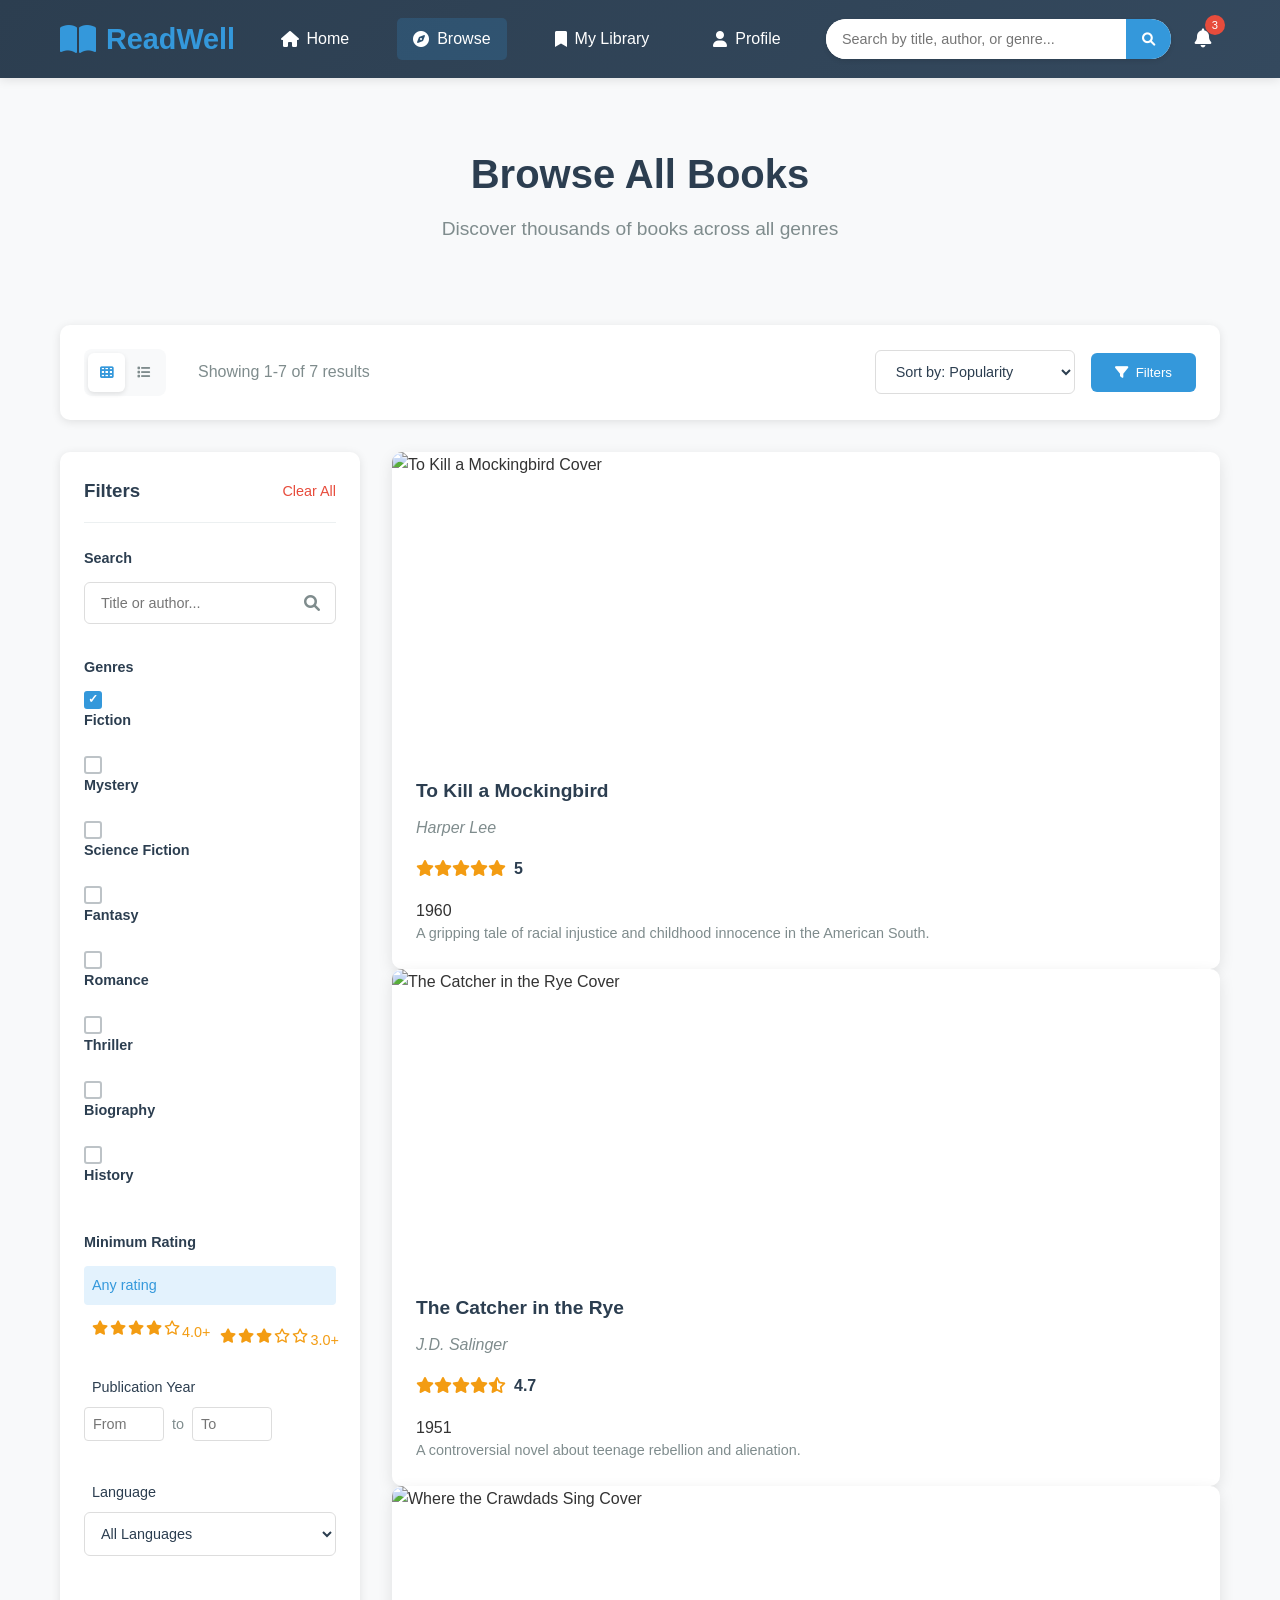
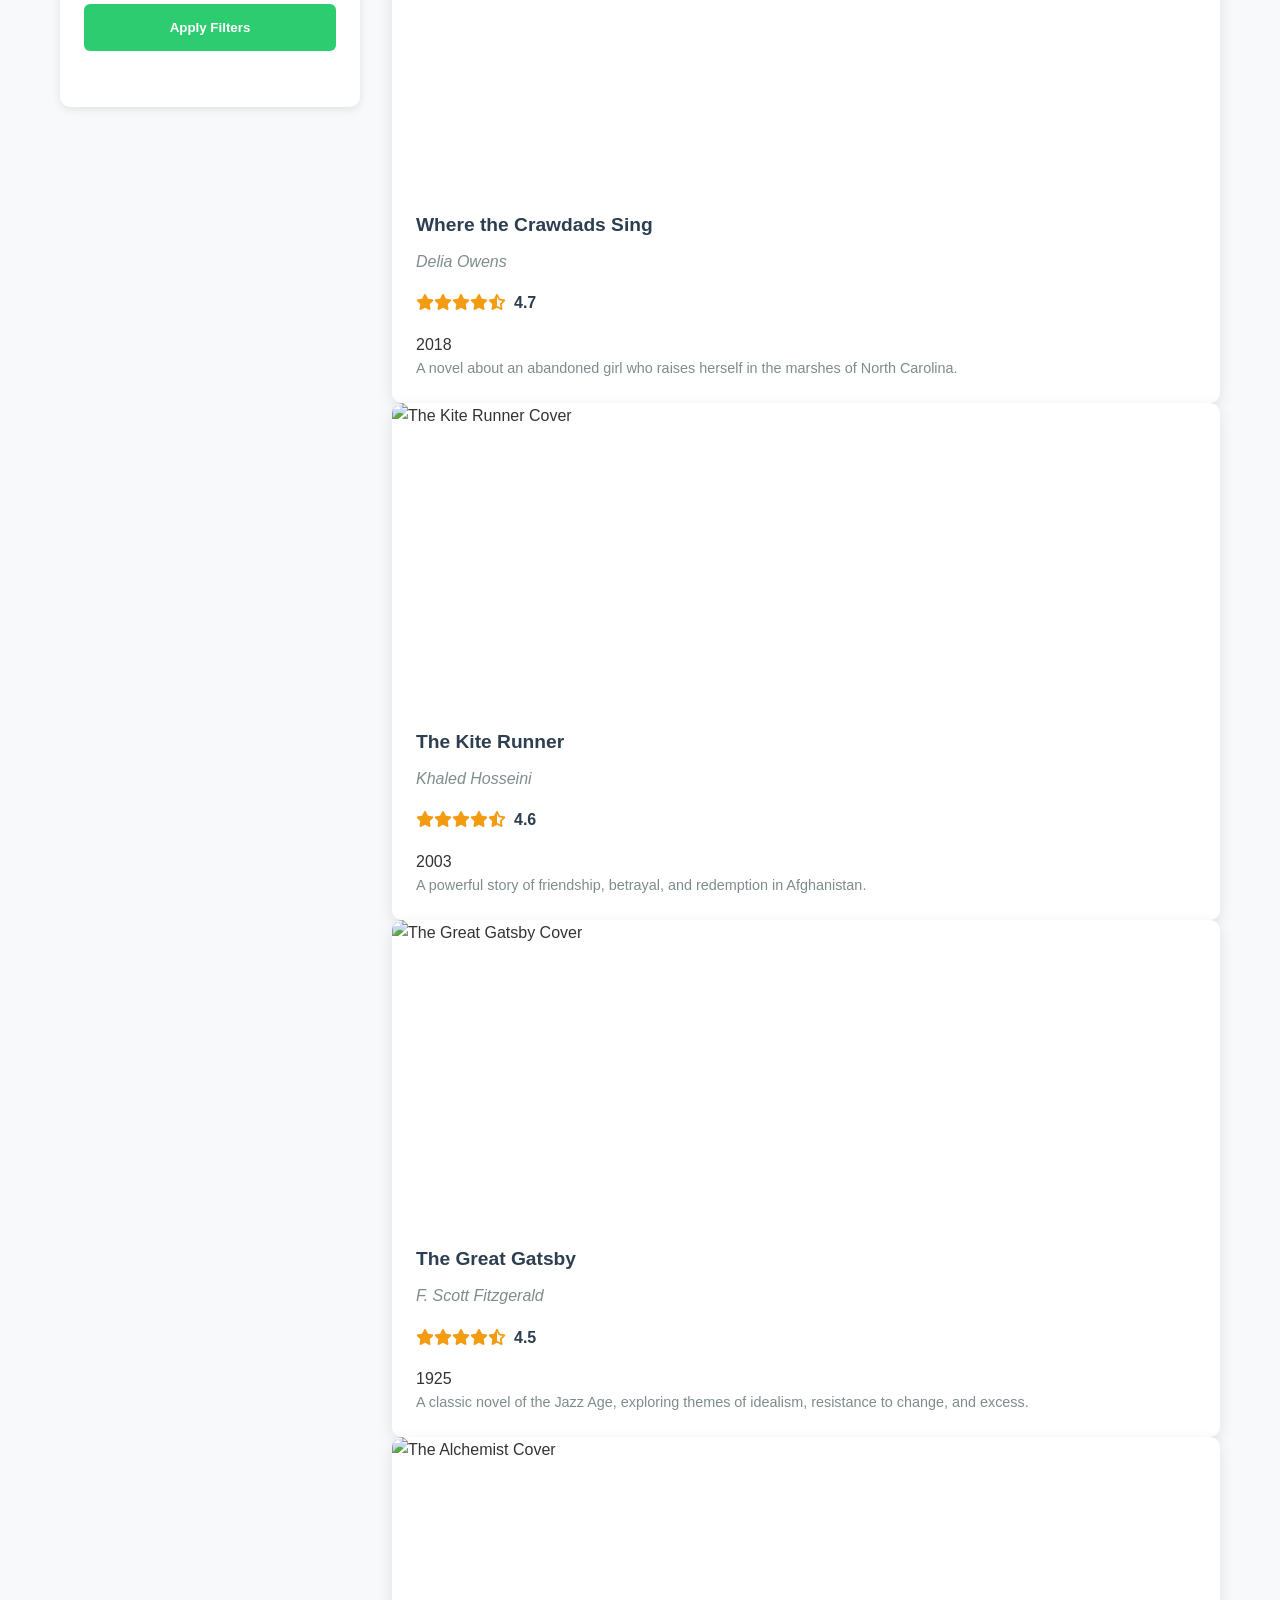
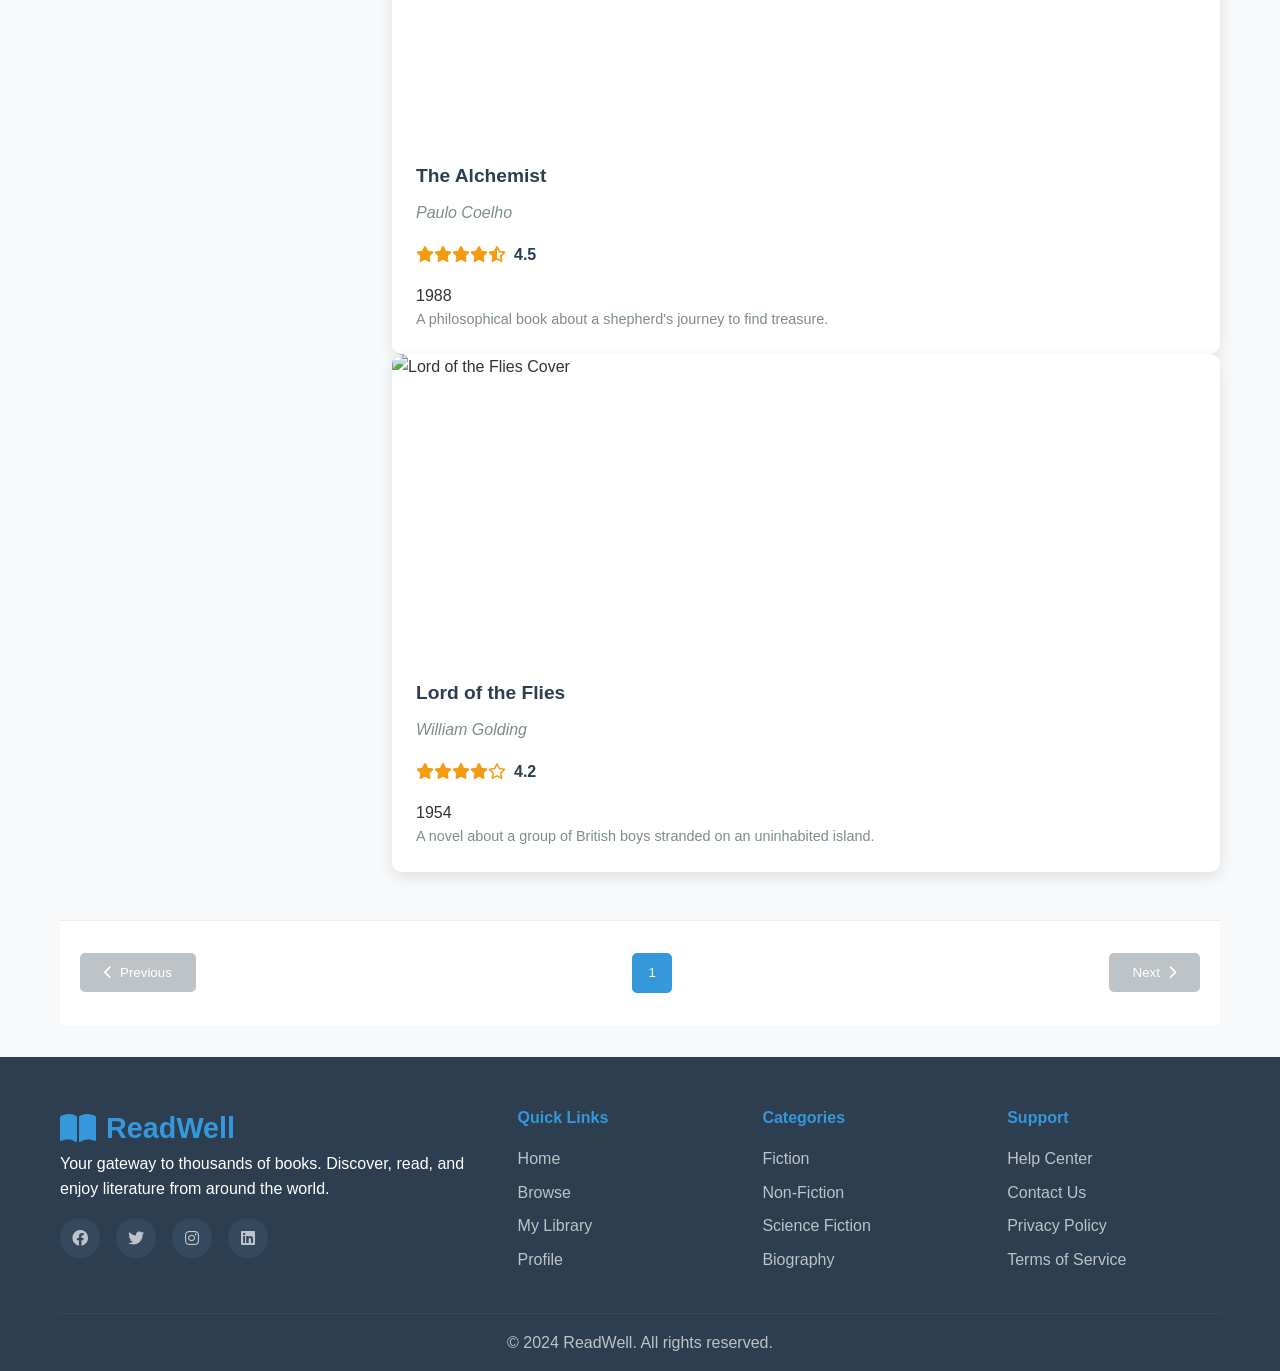
<file: browse.html>
<!DOCTYPE html>
<html lang="en">
<head>
    <meta charset="UTF-8">
    <meta name="viewport" content="width=device-width, initial-scale=1.0">
    <title>Browse Books - ReadWell</title>
    <link rel="stylesheet" href="styles.css">
    <link rel="stylesheet" href="browse.css">
    <link href="https://cdnjs.cloudflare.com/ajax/libs/font-awesome/6.0.0/css/all.min.css" rel="stylesheet">
</head>
<body>
    <!-- Header -->
    <header class="header">
        <div class="container">
            <div class="logo">
                <i class="fas fa-book-open"></i>
                <span>ReadWell</span>
            </div>
            
            <nav class="main-nav">
                <ul>
                    <li><a href="index.html"><i class="fas fa-home"></i> Home</a></li>
                    <li><a href="browse.html" class="active"><i class="fas fa-compass"></i> Browse</a></li>
                    <li><a href="#"><i class="fas fa-bookmark"></i> My Library</a></li>
                    <li><a href="#"><i class="fas fa-user"></i> Profile</a></li>
                </ul>
            </nav>

            <div class="header-actions">
                <div class="search-bar">
                    <input type="text" id="globalSearch" placeholder="Search by title, author, or genre...">
                    <button onclick="performSearch()"><i class="fas fa-search"></i></button>
                </div>
                <button class="btn-notification">
                    <i class="fas fa-bell"></i>
                    <span class="notification-badge">3</span>
                </button>
            </div>
        </div>
    </header>

    <!-- Main Content -->
    <main class="main-content">
        <div class="container">
            <!-- Page Header -->
            <div class="page-header">
                <h1>Browse All Books</h1>
                <p>Discover thousands of books across all genres</p>
            </div>

            <!-- Browse Controls -->
            <div class="browse-controls">
                <div class="controls-left">
                    <div class="view-toggle">
                        <button class="view-btn active" data-view="grid">
                            <i class="fas fa-th"></i>
                        </button>
                        <button class="view-btn" data-view="list">
                            <i class="fas fa-list"></i>
                        </button>
                    </div>
                    <div class="results-count">
                        Showing <span id="resultsCount">24</span> results
                    </div>
                </div>
                
                <div class="controls-right">
                    <div class="sort-dropdown">
                        <select id="sortSelect">
                            <option value="popularity">Sort by: Popularity</option>
                            <option value="newest">Newest First</option>
                            <option value="oldest">Oldest First</option>
                            <option value="rating">Highest Rated</option>
                            <option value="title">Title A-Z</option>
                            <option value="author">Author A-Z</option>
                        </select>
                    </div>
                    <button class="btn-filter" id="filterToggle">
                        <i class="fas fa-filter"></i>
                        Filters
                    </button>
                </div>
            </div>

            <div class="browse-content">
                <!-- Filters Sidebar -->
                <aside class="filters-sidebar" id="filtersSidebar">
                    <div class="filters-header">
                        <h3>Filters</h3>
                        <button class="btn-clear" onclick="clearAllFilters()">Clear All</button>
                    </div>

                    <!-- Search Filter -->
                    <div class="filter-group">
                        <label for="searchFilter">Search</label>
                        <div class="search-filter">
                            <input type="text" id="searchFilter" placeholder="Title or author...">
                            <i class="fas fa-search"></i>
                        </div>
                    </div>

                    <!-- Genre Filter -->
                    <div class="filter-group">
                        <label>Genres</label>
                        <div class="checkbox-group">
                            <label class="checkbox">
                                <input type="checkbox" value="fiction" checked>
                                <span class="checkmark"></span>
                                Fiction
                            </label>
                            <label class="checkbox">
                                <input type="checkbox" value="mystery">
                                <span class="checkmark"></span>
                                Mystery
                            </label>
                            <label class="checkbox">
                                <input type="checkbox" value="scifi">
                                <span class="checkmark"></span>
                                Science Fiction
                            </label>
                            <label class="checkbox">
                                <input type="checkbox" value="fantasy">
                                <span class="checkmark"></span>
                                Fantasy
                            </label>
                            <label class="checkbox">
                                <input type="checkbox" value="romance">
                                <span class="checkmark"></span>
                                Romance
                            </label>
                            <label class="checkbox">
                                <input type="checkbox" value="thriller">
                                <span class="checkmark"></span>
                                Thriller
                            </label>
                            <label class="checkbox">
                                <input type="checkbox" value="biography">
                                <span class="checkmark"></span>
                                Biography
                            </label>
                            <label class="checkbox">
                                <input type="checkbox" value="history">
                                <span class="checkmark"></span>
                                History
                            </label>
                        </div>
                    </div>

                    <!-- Rating Filter -->
                    <div class="filter-group">
                        <label>Minimum Rating</label>
                        <div class="rating-filter">
                            <div class="stars-selector">
                                <input type="radio" name="rating" id="rating0" value="0" checked>
                                <label for="rating0">Any rating</label>
                                
                                <input type="radio" name="rating" id="rating4" value="4">
                                <label for="rating4">
                                    <div class="stars">
                                        <i class="fas fa-star"></i>
                                        <i class="fas fa-star"></i>
                                        <i class="fas fa-star"></i>
                                        <i class="fas fa-star"></i>
                                        <i class="far fa-star"></i>
                                    4.0+</label>
                                </label>
                                
                                <input type="radio" name="rating" id="rating3" value="3">
                                <label for="rating3">
                                    <div class="stars">
                                        <i class="fas fa-star"></i>
                                        <i class="fas fa-star"></i>
                                        <i class="fas fa-star"></i>
                                        <i class="far fa-star"></i>
                                        <i class="far fa-star"></i>
                                    3.0+</label>
                                </label>
                            </div>
                        </div>
                    </div>

                    <!-- Year Filter -->
                    <div class="filter-group">
                        <label>Publication Year</label>
                        <div class="range-inputs">
                            <input type="number" id="yearFrom" placeholder="From" min="1900" max="2024">
                            <span>to</span>
                            <input type="number" id="yearTo" placeholder="To" min="1900" max="2024">
                        </div>
                    </div>

                    <!-- Language Filter -->
                    <div class="filter-group">
                        <label>Language</label>
                        <select id="languageSelect">
                            <option value="all">All Languages</option>
                            <option value="english">English</option>
                            <option value="spanish">Spanish</option>
                            <option value="french">French</option>
                            <option value="german">German</option>
                        </select>
                    </div>

                    <button class="btn-apply-filters" onclick="applyFilters()">
                        Apply Filters
                    </button>
                </aside>

                <!-- Books Grid -->
                <section class="books-results">
                    <div class="books-container grid-view" id="booksContainer">
                        <!-- Books will be dynamically loaded here -->
                    </div>

                    <!-- Loading State -->
                    <div class="loading-state" id="loadingState">
                        <div class="loading-spinner"></div>
                        <p>Loading books...</p>
                    </div>

                    <!-- No Results State -->
                    <div class="no-results" id="noResults" style="display: none;">
                        <i class="fas fa-search"></i>
                        <h3>No books found</h3>
                        <p>Try adjusting your filters or search terms</p>
                        <button class="btn btn-primary" onclick="clearAllFilters()">
                            Clear All Filters
                        </button>
                    </div>
                </section>
            </div>

            <!-- Pagination -->
<div class="pagination">
    <div class="container">
        <button class="pagination-btn disabled" id="prevPage">
            <i class="fas fa-chevron-left"></i>
            Previous
        </button>
        <div class="pagination-numbers" id="paginationNumbers">
            <!-- Pagination numbers will be generated here -->
        </div>
        <button class="pagination-btn" id="nextPage">
            Next
            <i class="fas fa-chevron-right"></i>
        </button>
    </div>
</div>
        </div>
    </main>

    <!-- Footer -->
    <footer class="footer">
        <div class="container">
            <div class="footer-content">
                <div class="footer-section">
                    <div class="logo">
                        <i class="fas fa-book-open"></i>
                        <span>ReadWell</span>
                    </div>
                    <p>Your gateway to thousands of books. Discover, read, and enjoy literature from around the world.</p>
                    <div class="social-links">
                        <a href="#"><i class="fab fa-facebook"></i></a>
                        <a href="#"><i class="fab fa-twitter"></i></a>
                        <a href="#"><i class="fab fa-instagram"></i></a>
                        <a href="#"><i class="fab fa-linkedin"></i></a>
                    </div>
                </div>
                
                <div class="footer-section">
                    <h4>Quick Links</h4>
                    <ul>
                        <li><a href="index.html">Home</a></li>
                        <li><a href="browse.html">Browse</a></li>
                        <li><a href="#">My Library</a></li>
                        <li><a href="#">Profile</a></li>
                    </ul>
                </div>
                
                <div class="footer-section">
                    <h4>Categories</h4>
                    <ul>
                        <li><a href="#">Fiction</a></li>
                        <li><a href="#">Non-Fiction</a></li>
                        <li><a href="#">Science Fiction</a></li>
                        <li><a href="#">Biography</a></li>
                    </ul>
                </div>
                
                <div class="footer-section">
                    <h4>Support</h4>
                    <ul>
                        <li><a href="#">Help Center</a></li>
                        <li><a href="#">Contact Us</a></li>
                        <li><a href="#">Privacy Policy</a></li>
                        <li><a href="#">Terms of Service</a></li>
                    </ul>
                </div>
            </div>
            
            <div class="footer-bottom">
                <p>&copy; 2024 ReadWell. All rights reserved.</p>
            </div>
        </div>
    </footer>

    <script src="browse.js"></script>
</body>
</html>
</file>
<file: styles.css>
/* Reset and Base Styles */
* {
    margin: 0;
    padding: 0;
    box-sizing: border-box;
}

body {
    font-family: 'Segoe UI', Tahoma, Geneva, Verdana, sans-serif;
    line-height: 1.6;
    color: #333;
    background-color: #f8f9fa;
}

.container {
    max-width: 1200px;
    margin: 0 auto;
    padding: 0 20px;
}

/* Header Styles */
.header {
    background: linear-gradient(135deg, #2c3e50, #34495e);
    color: white;
    padding: 1rem 0;
    box-shadow: 0 2px 10px rgba(0,0,0,0.1);
    position: sticky;
    top: 0;
    z-index: 1000;
}

.header .container {
    display: flex;
    justify-content: space-between;
    align-items: center;
}

.logo {
    display: flex;
    align-items: center;
    gap: 10px;
    font-size: 1.8rem;
    font-weight: bold;
    color: #3498db;
}

.logo i {
    font-size: 2rem;
}

.main-nav ul {
    display: flex;
    list-style: none;
    gap: 2rem;
}

.main-nav a {
    color: white;
    text-decoration: none;
    padding: 0.5rem 1rem;
    border-radius: 5px;
    transition: background-color 0.3s ease;
    display: flex;
    align-items: center;
    gap: 0.5rem;
}

.main-nav a:hover,
.main-nav a.active {
    background-color: rgba(52, 152, 219, 0.2);
}

.header-actions {
    display: flex;
    align-items: center;
    gap: 1rem;
}

.search-bar {
    display: flex;
    background: white;
    border-radius: 25px;
    overflow: hidden;
    box-shadow: 0 2px 5px rgba(0,0,0,0.1);
}

.search-bar input {
    border: none;
    padding: 0.75rem 1rem;
    width: 300px;
    outline: none;
    font-size: 0.9rem;
}

.search-bar button {
    background: #3498db;
    border: none;
    color: white;
    padding: 0.75rem 1rem;
    cursor: pointer;
    transition: background-color 0.3s ease;
}

.search-bar button:hover {
    background: #2980b9;
}

.btn-notification {
    background: none;
    border: none;
    color: white;
    font-size: 1.2rem;
    cursor: pointer;
    position: relative;
    padding: 0.5rem;
    border-radius: 50%;
    transition: background-color 0.3s ease;
}

.btn-notification:hover {
    background-color: rgba(255,255,255,0.1);
}

.notification-badge {
    position: absolute;
    top: -5px;
    right: -5px;
    background: #e74c3c;
    color: white;
    border-radius: 50%;
    width: 20px;
    height: 20px;
    font-size: 0.7rem;
    display: flex;
    align-items: center;
    justify-content: center;
}

/* Main Content Styles */
.main-content {
    padding: 2rem 0;
}

/* Hero Section */
.hero {
    display: grid;
    grid-template-columns: 1fr 1fr;
    gap: 3rem;
    align-items: center;
    margin-bottom: 4rem;
    padding: 2rem 0;
}

.hero-content h1 {
    font-size: 3rem;
    margin-bottom: 1rem;
    color: #2c3e50;
    line-height: 1.2;
}

.hero-content p {
    font-size: 1.2rem;
    margin-bottom: 2rem;
    color: #7f8c8d;
}

.hero-actions {
    display: flex;
    gap: 1rem;
}

.btn {
    padding: 0.75rem 2rem;
    border: none;
    border-radius: 25px;
    font-size: 1rem;
    font-weight: 600;
    cursor: pointer;
    transition: all 0.3s ease;
    display: flex;
    align-items: center;
    gap: 0.5rem;
}

.btn-primary {
    background: linear-gradient(135deg, #3498db, #2980b9);
    color: white;
}

.btn-primary:hover {
    transform: translateY(-2px);
    box-shadow: 0 5px 15px rgba(52, 152, 219, 0.4);
}

.btn-secondary {
    background: white;
    color: #3498db;
    border: 2px solid #3498db;
}

.btn-secondary:hover {
    background: #3498db;
    color: white;
}

.hero-image {
    display: flex;
    justify-content: center;
    align-items: center;
}

.book-stack {
    position: relative;
    width: 200px;
    height: 250px;
}

.book {
    position: absolute;
    width: 160px;
    height: 200px;
    border-radius: 5px;
    box-shadow: 0 5px 15px rgba(0,0,0,0.2);
}

.book-1 {
    background: linear-gradient(45deg, #e74c3c, #c0392b);
    transform: rotate(-5deg);
    z-index: 3;
}

.book-2 {
    background: linear-gradient(45deg, #3498db, #2980b9);
    transform: rotate(0deg);
    left: 20px;
    z-index: 2;
}

.book-3 {
    background: linear-gradient(45deg, #2ecc71, #27ae60);
    transform: rotate(5deg);
    left: 40px;
    z-index: 1;
}

/* Section Styles */
.section-header {
    display: flex;
    justify-content: space-between;
    align-items: center;
    margin-bottom: 2rem;
}

.section-header h2 {
    font-size: 2rem;
    color: #2c3e50;
}

.view-all {
    color: #3498db;
    text-decoration: none;
    font-weight: 600;
    display: flex;
    align-items: center;
    gap: 0.5rem;
    transition: color 0.3s ease;
}

.view-all:hover {
    color: #2980b9;
}

/* Books Grid */
.books-grid {
    display: grid;
    grid-template-columns: repeat(auto-fit, minmax(280px, 1fr));
    gap: 2rem;
    margin-bottom: 3rem;
}

.book-card {
    background: white;
    border-radius: 10px;
    overflow: hidden;
    box-shadow: 0 5px 15px rgba(0,0,0,0.1);
    transition: transform 0.3s ease, box-shadow 0.3s ease;
}

.book-card:hover {
    transform: translateY(-5px);
    box-shadow: 0 10px 25px rgba(0,0,0,0.15);
}

.book-cover {
    position: relative;
    height: 300px;
    overflow: hidden;
}

.book-cover img {
    width: 100%;
    height: 100%;
    object-fit: cover;
    transition: transform 0.3s ease;
}

.book-card:hover .book-cover img {
    transform: scale(1.05);
}

.book-overlay {
    position: absolute;
    top: 0;
    left: 0;
    right: 0;
    bottom: 0;
    background: rgba(0,0,0,0.7);
    display: flex;
    flex-direction: column;
    justify-content: center;
    align-items: center;
    gap: 1rem;
    opacity: 0;
    transition: opacity 0.3s ease;
}

.book-card:hover .book-overlay {
    opacity: 1;
}

.btn-icon {
    background: white;
    border: none;
    width: 40px;
    height: 40px;
    border-radius: 50%;
    display: flex;
    align-items: center;
    justify-content: center;
    cursor: pointer;
    transition: transform 0.3s ease;
}

.btn-icon:hover {
    transform: scale(1.1);
}

.btn-read {
    background: #3498db;
    color: white;
    border: none;
    padding: 0.75rem 1.5rem;
    border-radius: 25px;
    font-weight: 600;
    cursor: pointer;
    transition: background-color 0.3s ease;
}

.btn-read:hover {
    background: #2980b9;
}

.book-info {
    padding: 1.5rem;
}

.book-info h3 {
    font-size: 1.2rem;
    margin-bottom: 0.5rem;
    color: #2c3e50;
}

.author {
    color: #7f8c8d;
    margin-bottom: 1rem;
    font-style: italic;
}

.rating {
    display: flex;
    align-items: center;
    gap: 0.5rem;
    margin-bottom: 1rem;
}

.stars {
    color: #f39c12;
}

.rating-value {
    font-weight: 600;
    color: #2c3e50;
}

.book-description {
    color: #7f8c8d;
    font-size: 0.9rem;
    line-height: 1.5;
}

/* Categories Section */
.categories-section {
    margin-bottom: 4rem;
}

.categories-grid {
    display: grid;
    grid-template-columns: repeat(auto-fit, minmax(200px, 1fr));
    gap: 1.5rem;
}

.category-card {
    background: white;
    padding: 2rem;
    border-radius: 10px;
    text-align: center;
    box-shadow: 0 5px 15px rgba(0,0,0,0.1);
    transition: transform 0.3s ease, box-shadow 0.3s ease;
    cursor: pointer;
}

.category-card:hover {
    transform: translateY(-5px);
    box-shadow: 0 10px 25px rgba(0,0,0,0.15);
}

.category-card i {
    font-size: 2.5rem;
    color: #3498db;
    margin-bottom: 1rem;
}

.category-card h3 {
    font-size: 1.2rem;
    margin-bottom: 0.5rem;
    color: #2c3e50;
}

.category-card p {
    color: #7f8c8d;
    font-size: 0.9rem;
}

/* Pagination */
.pagination {
    background: white;
    padding: 2rem 0;
    margin-top: 2rem;
    border-top: 1px solid #ecf0f1;
}

.pagination .container {
    display: flex;
    justify-content: space-between;
    align-items: center;
}

.pagination-btn {
    background: #3498db;
    color: white;
    border: none;
    padding: 0.75rem 1.5rem;
    border-radius: 5px;
    cursor: pointer;
    display: flex;
    align-items: center;
    gap: 0.5rem;
    transition: background-color 0.3s ease;
}

.pagination-btn:hover:not(.disabled) {
    background: #2980b9;
}

.pagination-btn.disabled {
    background: #bdc3c7;
    cursor: not-allowed;
}

.pagination-numbers {
    display: flex;
    gap: 0.5rem;
}

.pagination-number {
    background: white;
    border: 1px solid #bdc3c7;
    color: #2c3e50;
    width: 40px;
    height: 40px;
    border-radius: 5px;
    cursor: pointer;
    transition: all 0.3s ease;
}

.pagination-number:hover,
.pagination-number.active {
    background: #3498db;
    color: white;
    border-color: #3498db;
}

/* Footer */
.footer {
    background: #2c3e50;
    color: white;
    padding: 3rem 0 1rem;
}

.footer-content {
    display: grid;
    grid-template-columns: 2fr 1fr 1fr 1fr;
    gap: 2rem;
    margin-bottom: 2rem;
}

.footer-section h4 {
    margin-bottom: 1rem;
    color: #3498db;
}

.footer-section ul {
    list-style: none;
}

.footer-section ul li {
    margin-bottom: 0.5rem;
}

.footer-section a {
    color: #bdc3c7;
    text-decoration: none;
    transition: color 0.3s ease;
}

.footer-section a:hover {
    color: #3498db;
}

.social-links {
    display: flex;
    gap: 1rem;
    margin-top: 1rem;
}

.social-links a {
    display: flex;
    align-items: center;
    justify-content: center;
    width: 40px;
    height: 40px;
    background: #34495e;
    border-radius: 50%;
    transition: background-color 0.3s ease;
}

.social-links a:hover {
    background: #3498db;
}

.footer-bottom {
    border-top: 1px solid #34495e;
    padding-top: 1rem;
    text-align: center;
    color: #bdc3c7;
}

/* Responsive Design */
@media (max-width: 768px) {
    .header .container {
        flex-direction: column;
        gap: 1rem;
    }

    .main-nav ul {
        gap: 1rem;
    }

    .search-bar input {
        width: 200px;
    }

    .hero {
        grid-template-columns: 1fr;
        text-align: center;
    }

    .hero-content h1 {
        font-size: 2rem;
    }

    .books-grid {
        grid-template-columns: repeat(auto-fit, minmax(250px, 1fr));
    }

    .categories-grid {
        grid-template-columns: repeat(2, 1fr);
    }

    .footer-content {
        grid-template-columns: 1fr;
    }

    .pagination .container {
        flex-direction: column;
        gap: 1rem;
    }
}

/* HCI Principles Compliance */
/* Consistency: Consistent colors, spacing, and component styles throughout */
/* Feedback: Hover effects, transitions, and visual feedback for all interactions */
/* Visibility: Clear hierarchy, readable typography, and intuitive navigation */
/* Error Prevention: Proper form elements and clear action buttons */
/* Flexibility: Responsive design for all device sizes */
/* Accessibility: Sufficient color contrast, focus states, and semantic HTML */
</file>
<file: browse.css>
/* Browse Page Specific Styles */

/* Page Header */
.page-header {
    text-align: center;
    margin-bottom: 3rem;
    padding: 2rem 0;
}

.page-header h1 {
    font-size: 2.5rem;
    color: #2c3e50;
    margin-bottom: 0.5rem;
}

.page-header p {
    font-size: 1.2rem;
    color: #7f8c8d;
}

/* Browse Controls */
.browse-controls {
    display: flex;
    justify-content: space-between;
    align-items: center;
    margin-bottom: 2rem;
    padding: 1.5rem;
    background: white;
    border-radius: 10px;
    box-shadow: 0 2px 10px rgba(0,0,0,0.1);
}

.controls-left {
    display: flex;
    align-items: center;
    gap: 2rem;
}

.view-toggle {
    display: flex;
    background: #f8f9fa;
    border-radius: 8px;
    padding: 4px;
}

.view-btn {
    background: none;
    border: none;
    padding: 0.75rem;
    border-radius: 6px;
    cursor: pointer;
    color: #7f8c8d;
    transition: all 0.3s ease;
}

.view-btn.active {
    background: white;
    color: #3498db;
    box-shadow: 0 2px 5px rgba(0,0,0,0.1);
}

.view-btn:hover:not(.active) {
    color: #3498db;
}

.results-count {
    color: #7f8c8d;
    font-weight: 500;
}

.controls-right {
    display: flex;
    align-items: center;
    gap: 1rem;
}

.sort-dropdown select {
    padding: 0.75rem 1rem;
    border: 1px solid #ddd;
    border-radius: 6px;
    background: white;
    color: #2c3e50;
    font-size: 0.9rem;
    cursor: pointer;
    min-width: 200px;
}

.btn-filter {
    background: #3498db;
    color: white;
    border: none;
    padding: 0.75rem 1.5rem;
    border-radius: 6px;
    cursor: pointer;
    display: flex;
    align-items: center;
    gap: 0.5rem;
    font-weight: 500;
    transition: background-color 0.3s ease;
}

.btn-filter:hover {
    background: #2980b9;
}

/* Browse Content Layout */
.browse-content {
    display: grid;
    grid-template-columns: 300px 1fr;
    gap: 2rem;
    margin-bottom: 3rem;
}

/* Filters Sidebar */
.filters-sidebar {
    background: white;
    padding: 1.5rem;
    border-radius: 10px;
    box-shadow: 0 2px 10px rgba(0,0,0,0.1);
    height: fit-content;
    position: sticky;
    top: 100px;
}

.filters-header {
    display: flex;
    justify-content: space-between;
    align-items: center;
    margin-bottom: 1.5rem;
    padding-bottom: 1rem;
    border-bottom: 1px solid #ecf0f1;
}

.filters-header h3 {
    color: #2c3e50;
    margin: 0;
}

.btn-clear {
    background: none;
    border: none;
    color: #e74c3c;
    cursor: pointer;
    font-size: 0.9rem;
    font-weight: 500;
}

.btn-clear:hover {
    color: #c0392b;
}

/* Filter Groups */
.filter-group {
    margin-bottom: 2rem;
}

.filter-group label {
    display: block;
    margin-bottom: 0.75rem;
    font-weight: 600;
    color: #2c3e50;
    font-size: 0.9rem;
}

/* Search Filter */
.search-filter {
    position: relative;
}

.search-filter input {
    width: 100%;
    padding: 0.75rem 2.5rem 0.75rem 1rem;
    border: 1px solid #ddd;
    border-radius: 6px;
    font-size: 0.9rem;
}

.search-filter i {
    position: absolute;
    right: 1rem;
    top: 50%;
    transform: translateY(-50%);
    color: #7f8c8d;
}

/* Checkbox Group */
.checkbox-group {
    display: flex;
    flex-direction: column;
    gap: 0.75rem;
}

.checkbox {
    display: flex;
    align-items: center;
    gap: 0.75rem;
    cursor: pointer;
    font-size: 0.9rem;
    color: #2c3e50;
}

.checkbox input {
    display: none;
}

.checkmark {
    width: 18px;
    height: 18px;
    border: 2px solid #bdc3c7;
    border-radius: 3px;
    display: flex;
    align-items: center;
    justify-content: center;
    transition: all 0.3s ease;
}

.checkbox input:checked + .checkmark {
    background: #3498db;
    border-color: #3498db;
}

.checkbox input:checked + .checkmark::after {
    content: '✓';
    color: white;
    font-size: 12px;
    font-weight: bold;
}

/* Rating Filter */
.rating-filter .stars-selector {
    display: flex;
    flex-direction: column;
    gap: 0.5rem;
}

.rating-filter input[type="radio"] {
    display: none;
}

.rating-filter label {
    display: flex;
    align-items: center;
    gap: 0.5rem;
    cursor: pointer;
    padding: 0.5rem;
    border-radius: 4px;
    transition: background-color 0.3s ease;
    font-weight: normal;
    margin-bottom: 0;
}

.rating-filter label:hover {
    background: #f8f9fa;
}

.rating-filter input[type="radio"]:checked + label {
    background: #e3f2fd;
    color: #3498db;
    font-weight: 500;
}

.rating-filter .stars {
    display: flex;
    gap: 2px;
    color: #f39c12;
}

/* Range Inputs */
.range-inputs {
    display: flex;
    align-items: center;
    gap: 0.5rem;
}

.range-inputs input {
    width: 80px;
    padding: 0.5rem;
    border: 1px solid #ddd;
    border-radius: 4px;
    font-size: 0.9rem;
}

.range-inputs span {
    color: #7f8c8d;
    font-size: 0.9rem;
}

/* Language Select */
.filter-group select {
    width: 100%;
    padding: 0.75rem;
    border: 1px solid #ddd;
    border-radius: 6px;
    background: white;
    color: #2c3e50;
    font-size: 0.9rem;
    cursor: pointer;
}

/* Apply Filters Button */
.btn-apply-filters {
    width: 100%;
    background: #2ecc71;
    color: white;
    border: none;
    padding: 1rem;
    border-radius: 6px;
    font-weight: 600;
    cursor: pointer;
    transition: background-color 0.3s ease;
    margin-top: 1rem;
}

.btn-apply-filters:hover {
    background: #27ae60;
}

/* Books Results */
.books-results {
    position: relative;
}

.books-container {
    transition: all 0.3s ease;
}

/* Grid View */
.books-container.grid-view {
    display: grid;
    grid-template-columns: repeat(auto-fill, minmax(250px, 1fr));
    gap: 1.5rem;
}

/* List View */
.books-container.list-view {
    display: flex;
    flex-direction: column;
    gap: 1rem;
}

.books-container.list-view .book-card {
    display: flex;
    height: 200px;
}

.books-container.list-view .book-cover {
    width: 120px;
    height: 100%;
    flex-shrink: 0;
}

.books-container.list-view .book-info {
    flex: 1;
    display: flex;
    flex-direction: column;
    justify-content: center;
}

/* Loading State */
.loading-state {
    text-align: center;
    padding: 3rem;
    color: #7f8c8d;
}

.loading-spinner {
    width: 40px;
    height: 40px;
    border: 4px solid #f3f3f3;
    border-top: 4px solid #3498db;
    border-radius: 50%;
    animation: spin 1s linear infinite;
    margin: 0 auto 1rem;
}

@keyframes spin {
    0% { transform: rotate(0deg); }
    100% { transform: rotate(360deg); }
}

/* No Results State */
.no-results {
    text-align: center;
    padding: 4rem 2rem;
    color: #7f8c8d;
}

.no-results i {
    font-size: 4rem;
    color: #bdc3c7;
    margin-bottom: 1rem;
}

.no-results h3 {
    color: #2c3e50;
    margin-bottom: 0.5rem;
}

/* Responsive Design */
@media (max-width: 1024px) {
    .browse-content {
        grid-template-columns: 1fr;
    }
    
    .filters-sidebar {
        position: static;
        margin-bottom: 2rem;
    }
}

@media (max-width: 768px) {
    .browse-controls {
        flex-direction: column;
        gap: 1rem;
        align-items: stretch;
    }
    
    .controls-left,
    .controls-right {
        justify-content: space-between;
    }
    
    .books-container.grid-view {
        grid-template-columns: repeat(auto-fill, minmax(200px, 1fr));
    }
    
    .books-container.list-view .book-card {
        height: auto;
        flex-direction: column;
    }
    
    .books-container.list-view .book-cover {
        width: 100%;
        height: 200px;
    }
}

@media (max-width: 480px) {
    .books-container.grid-view {
        grid-template-columns: 1fr;
    }
    
    .range-inputs {
        flex-direction: column;
        align-items: stretch;
    }
    
    .range-inputs input {
        width: 100%;
    }
}
</file>
